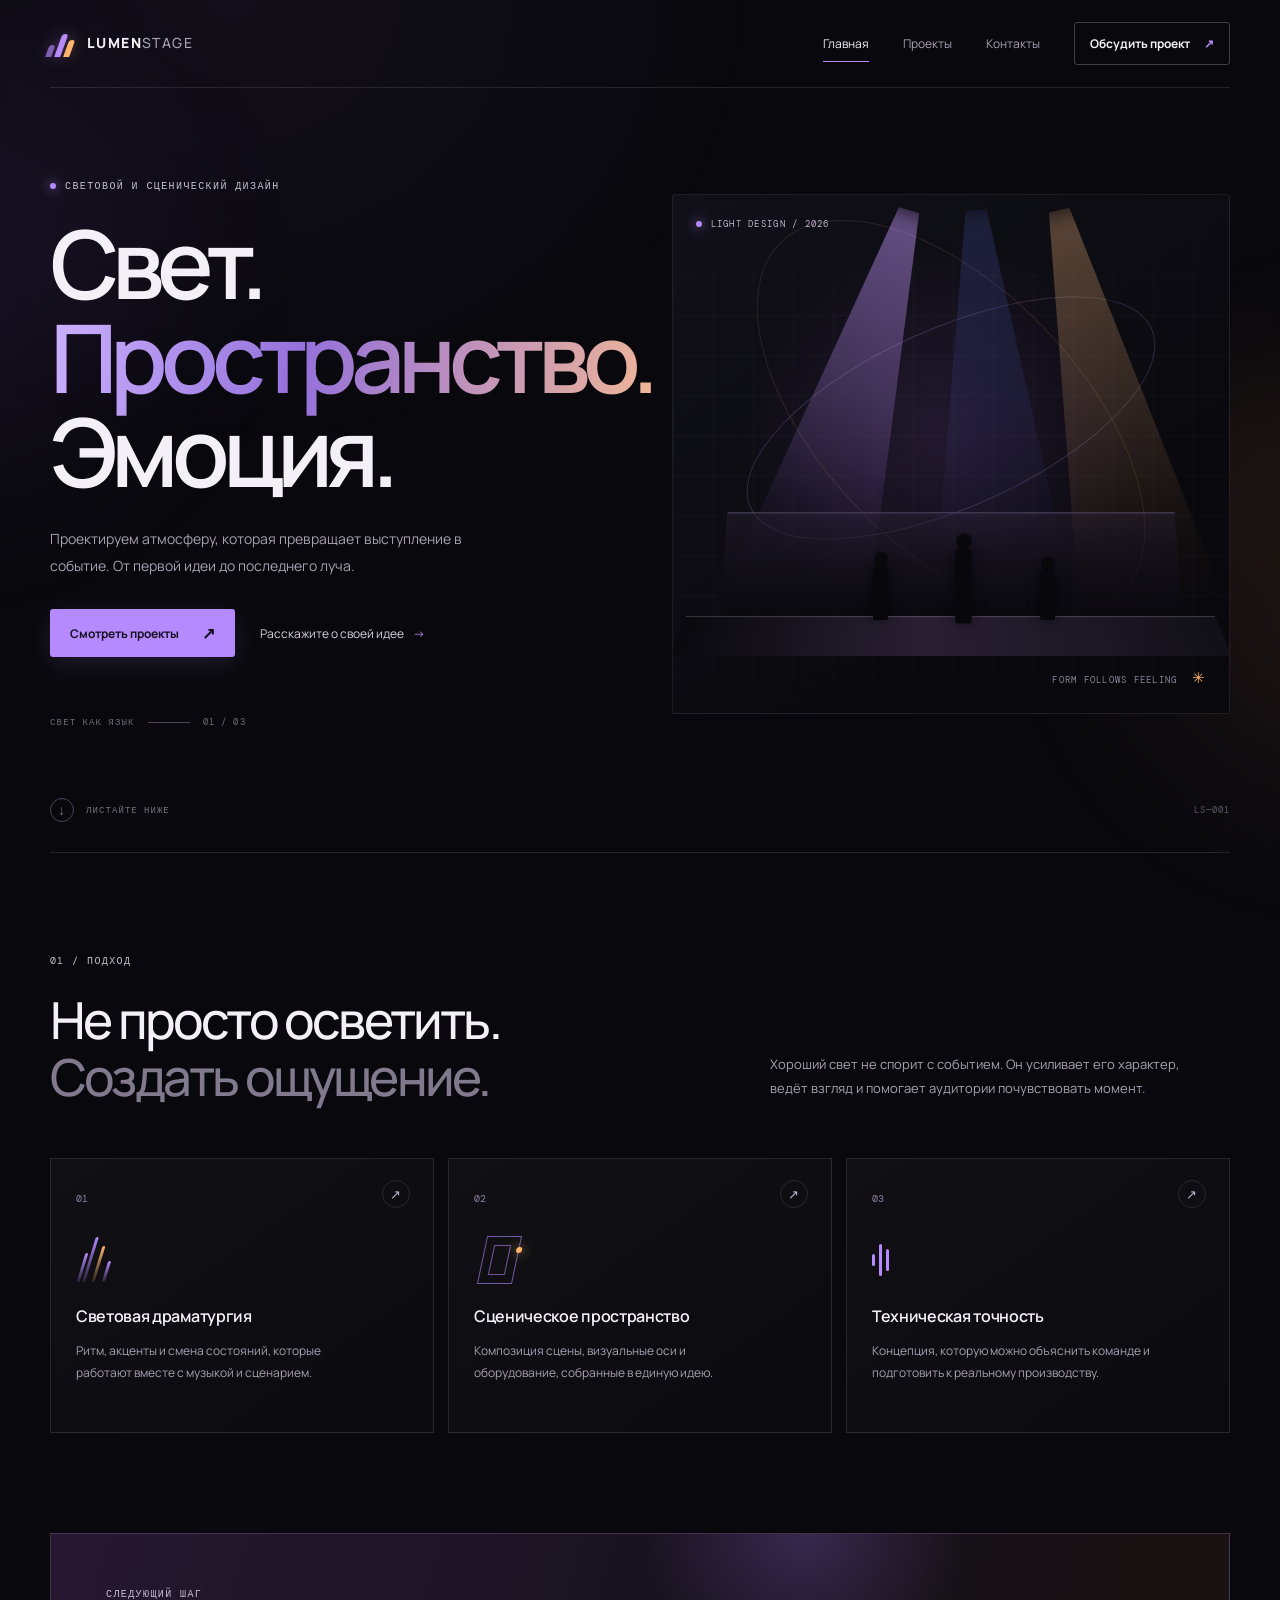
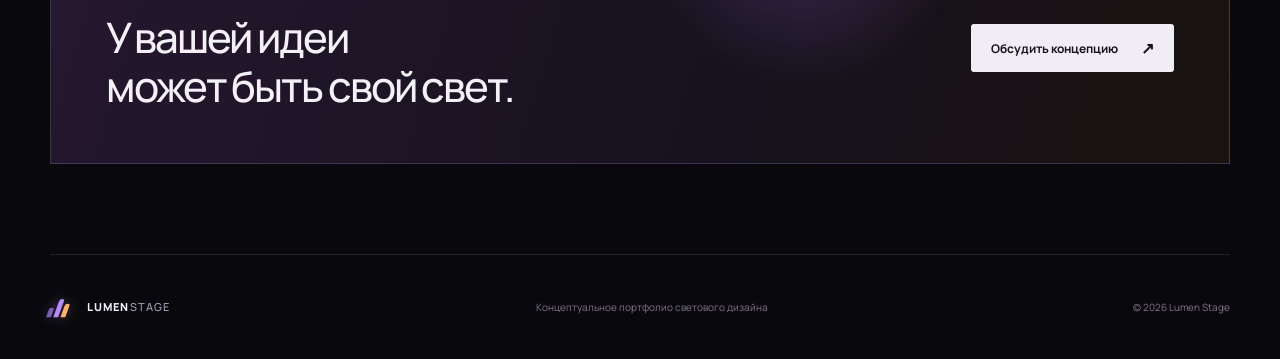
<file: index.html>
<!DOCTYPE html>
<html lang="ru">
<head>
  <meta charset="UTF-8">
  <meta name="viewport" content="width=device-width, initial-scale=1.0">
  <meta name="description" content="Lumen Stage — концептуальное портфолио светового и сценического дизайна.">
  <title>Lumen Stage — свет. Пространство. Эмоция.</title>
  <link rel="stylesheet" href="css/style.css">
  <script src="js/main.js" defer></script>
</head>
<body data-page="home">
  <div class="ambient ambient-one" aria-hidden="true"></div>
  <div class="ambient ambient-two" aria-hidden="true"></div>
  <header class="site-header" id="top">
    <a class="brand" href="index.html" aria-label="Lumen Stage, главная">
      <span class="brand-mark" aria-hidden="true"><span></span><span></span><span></span></span>
      <span>LUMEN<span class="brand-light">STAGE</span></span>
    </a>
    <button class="menu-toggle" type="button" aria-expanded="false" aria-controls="site-nav" aria-label="Открыть меню"><span></span><span></span></button>
    <nav class="site-nav" id="site-nav" aria-label="Основная навигация">
      <a class="nav-link active" aria-current="page" href="index.html">Главная</a>
      <a class="nav-link" href="projects.html">Проекты</a>
      <a class="nav-link" href="contact.html">Контакты</a>
      <a class="nav-cta" href="contact.html">Обсудить проект <span aria-hidden="true">↗</span></a>
    </nav>
  </header>

  <main>
    <section class="hero spotlight-area" aria-labelledby="hero-title">
      <div class="hero-copy reveal">
        <p class="eyebrow"><span class="status-dot"></span> СВЕТОВОЙ И СЦЕНИЧЕСКИЙ ДИЗАЙН</p>
        <h1 id="hero-title">Свет.<br><span class="text-gradient">Пространство.</span><br>Эмоция.</h1>
        <p class="hero-description">Проектируем атмосферу, которая превращает выступление в событие. От первой идеи до последнего луча.</p>
        <div class="hero-actions">
          <a class="button button-primary" href="projects.html">Смотреть проекты <span aria-hidden="true">↗</span></a>
          <a class="text-link" href="contact.html">Расскажите о своей идее <span aria-hidden="true">→</span></a>
        </div>
        <div class="hero-meta"><span>СВЕТ КАК ЯЗЫК</span><span class="meta-line"></span><span>01 / 03</span></div>
      </div>
      <div class="hero-visual reveal" aria-label="Абстрактная иллюстрация сценического света" role="img">
        <div class="visual-orbit orbit-one"></div><div class="visual-orbit orbit-two"></div>
        <div class="beam beam-violet"></div><div class="beam beam-amber"></div><div class="beam beam-blue"></div>
        <div class="visual-stage"><div class="stage-back"></div><div class="stage-deck"></div><div class="stage-person person-one"></div><div class="stage-person person-two"></div><div class="stage-person person-three"></div></div>
        <div class="visual-label label-top"><span class="label-dot"></span> LIGHT DESIGN / 2026</div>
        <div class="visual-label label-bottom">FORM FOLLOWS FEELING <span>✳</span></div>
      </div>
      <a class="scroll-cue" href="#approach"><span class="scroll-icon">↓</span> ЛИСТАЙТЕ НИЖЕ</a>
      <span class="hero-index" aria-hidden="true">LS—001</span>
    </section>

    <section class="section approach-section" id="approach">
      <div class="section-heading reveal"><p class="eyebrow">01 / ПОДХОД</p><h2>Не просто осветить.<br><span class="muted">Создать ощущение.</span></h2></div>
      <p class="section-intro reveal">Хороший свет не спорит с событием. Он усиливает его характер, ведёт взгляд и помогает аудитории почувствовать момент.</p>
      <div class="feature-grid">
        <article class="feature-card hover-card reveal"><span class="feature-number">01</span><div class="feature-icon icon-rays" aria-hidden="true"><i></i><i></i><i></i><i></i></div><h3>Световая драматургия</h3><p>Ритм, акценты и смена состояний, которые работают вместе с музыкой и сценарием.</p><a href="projects.html" class="card-arrow" aria-label="Смотреть проекты по световому дизайну">↗</a></article>
        <article class="feature-card hover-card reveal"><span class="feature-number">02</span><div class="feature-icon icon-frame" aria-hidden="true"><i></i></div><h3>Сценическое пространство</h3><p>Композиция сцены, визуальные оси и оборудование, собранные в единую идею.</p><a href="projects.html" class="card-arrow" aria-label="Смотреть сценические проекты">↗</a></article>
        <article class="feature-card hover-card reveal"><span class="feature-number">03</span><div class="feature-icon icon-pulse" aria-hidden="true"><i></i><i></i><i></i></div><h3>Техническая точность</h3><p>Концепция, которую можно объяснить команде и подготовить к реальному производству.</p><a href="contact.html" class="card-arrow" aria-label="Обсудить техническое решение">↗</a></article>
      </div>
    </section>

    <section class="wide-callout reveal">
      <div><p class="eyebrow">СЛЕДУЮЩИЙ ШАГ</p><h2>У вашей идеи<br>может быть свой свет.</h2></div>
      <a class="button button-light" href="contact.html">Обсудить концепцию <span aria-hidden="true">↗</span></a>
      <div class="callout-glow" aria-hidden="true"></div>
    </section>
  </main>

  <footer class="site-footer"><a class="brand footer-brand" href="index.html"><span class="brand-mark" aria-hidden="true"><span></span><span></span><span></span></span><span>LUMEN<span class="brand-light">STAGE</span></span></a><p>Концептуальное портфолио светового дизайна</p><span>© <span data-year></span> Lumen Stage</span></footer>
  <div class="toast" id="site-toast" role="status" aria-live="polite"></div>
</body>
</html>
</file>
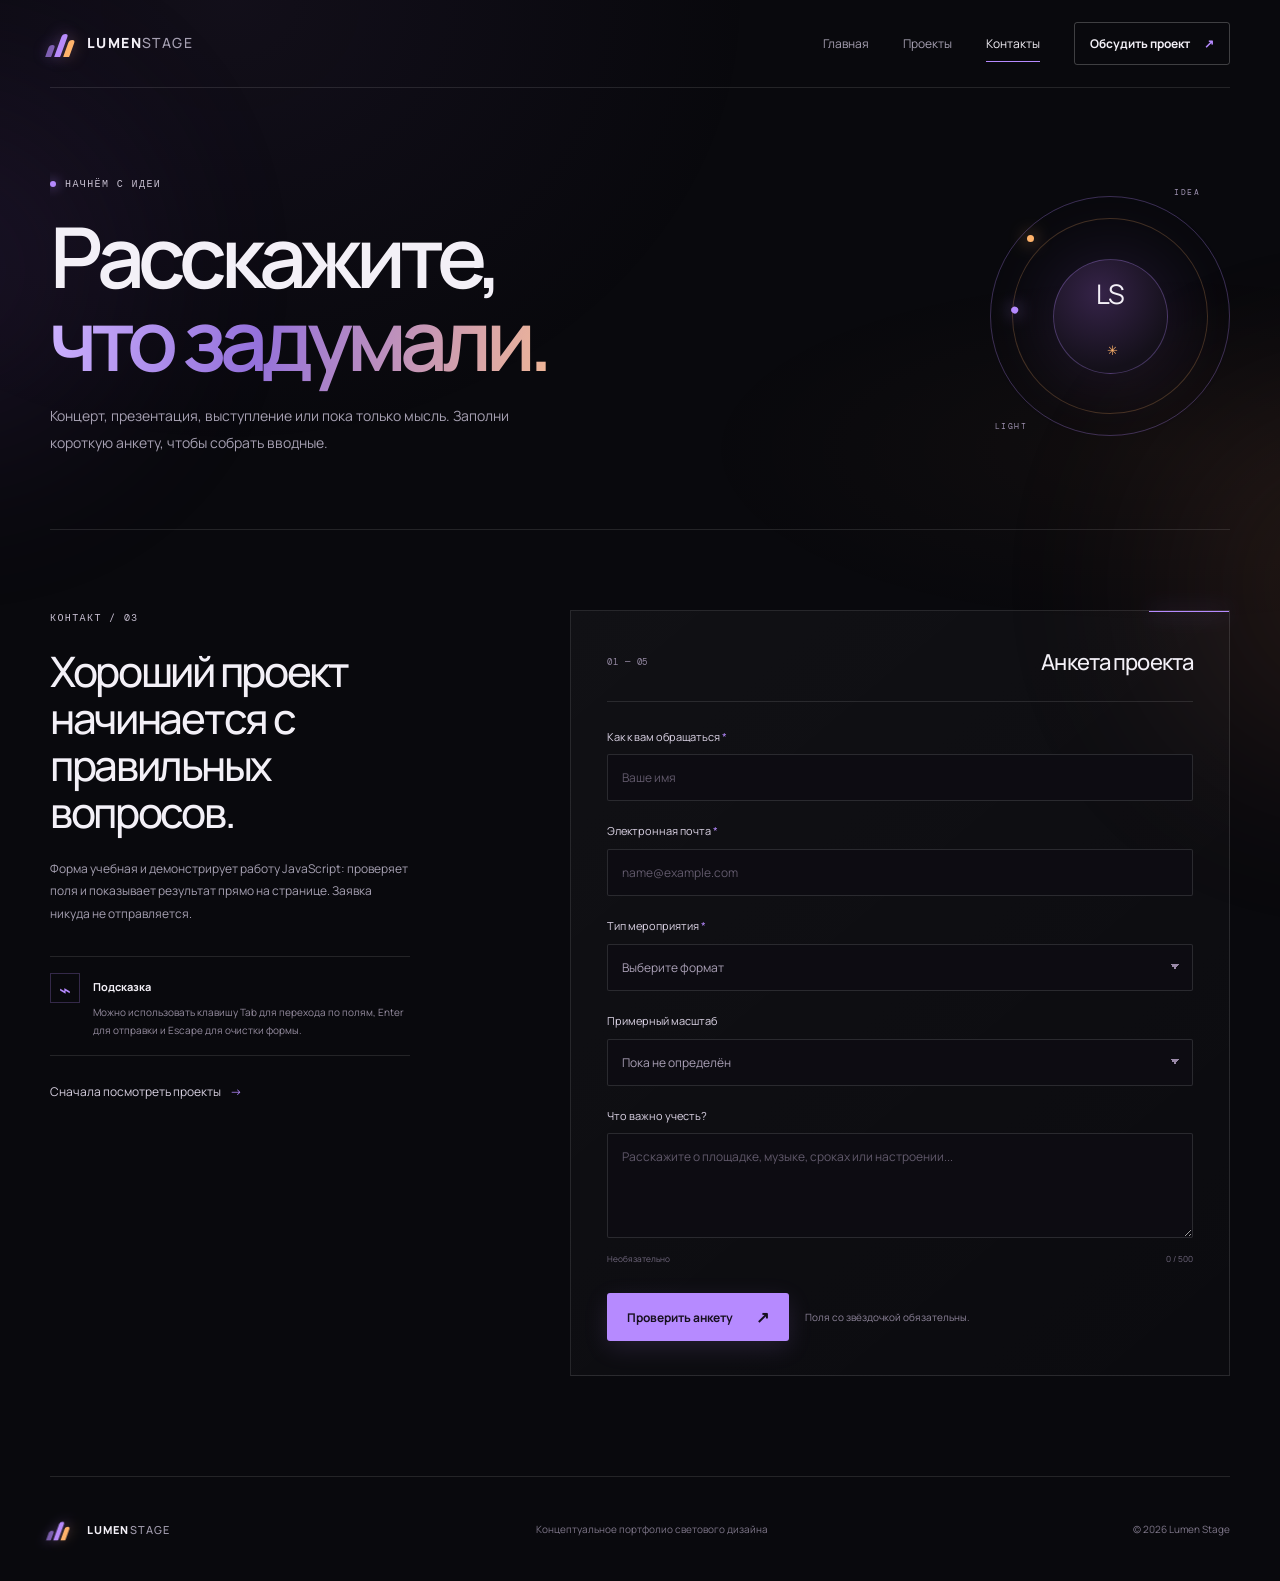
<file: contact.html>
<!DOCTYPE html>
<html lang="ru">
<head>
  <meta charset="UTF-8">
  <meta name="viewport" content="width=device-width, initial-scale=1.0">
  <meta name="description" content="Связаться с Lumen Stage и описать задачу по световому или сценическому дизайну.">
  <title>Контакты — Lumen Stage</title>
  <link rel="stylesheet" href="css/style.css">
  <script src="js/main.js" defer></script>
  <script src="js/contact.js" defer></script>
</head>
<body data-page="contact">
  <div class="ambient ambient-one" aria-hidden="true"></div><div class="ambient ambient-two" aria-hidden="true"></div>
  <header class="site-header" id="top">
    <a class="brand" href="index.html" aria-label="Lumen Stage, главная"><span class="brand-mark" aria-hidden="true"><span></span><span></span><span></span></span><span>LUMEN<span class="brand-light">STAGE</span></span></a>
    <button class="menu-toggle" type="button" aria-expanded="false" aria-controls="site-nav" aria-label="Открыть меню"><span></span><span></span></button>
    <nav class="site-nav" id="site-nav" aria-label="Основная навигация"><a class="nav-link" href="index.html">Главная</a><a class="nav-link" href="projects.html">Проекты</a><a class="nav-link active" aria-current="page" href="contact.html">Контакты</a><a class="nav-cta" href="#request-form">Обсудить проект <span aria-hidden="true">↗</span></a></nav>
  </header>

  <main>
    <section class="page-hero contact-hero spotlight-area">
      <div class="page-hero-copy reveal"><p class="eyebrow"><span class="status-dot"></span> НАЧНЁМ С ИДЕИ</p><h1>Расскажите,<br><span class="text-gradient">что задумали.</span></h1><p class="hero-description">Концерт, презентация, выступление или пока только мысль. Заполни короткую анкету, чтобы собрать вводные.</p></div>
      <div class="contact-orbit reveal" aria-hidden="true"><div class="contact-orbit-ring ring-a"></div><div class="contact-orbit-ring ring-b"></div><div class="contact-core">LS<span>✳</span></div><span class="orbit-label orbit-label-a">IDEA</span><span class="orbit-label orbit-label-b">LIGHT</span></div>
    </section>

    <section class="section contact-layout" id="request-form">
      <div class="contact-aside reveal"><p class="eyebrow">КОНТАКТ / 03</p><h2>Хороший проект начинается с правильных вопросов.</h2><p>Форма учебная и демонстрирует работу JavaScript: проверяет поля и показывает результат прямо на странице. Заявка никуда не отправляется.</p><div class="contact-note"><span class="note-icon">⌁</span><div><strong>Подсказка</strong><p>Можно использовать клавишу Tab для перехода по полям, Enter для отправки и Escape для очистки формы.</p></div></div><a class="text-link contact-back-link" href="projects.html">Сначала посмотреть проекты <span aria-hidden="true">→</span></a></div>
      <form class="contact-form reveal" id="contact-form" novalidate>
        <div class="form-heading"><span>01 — 05</span><h2>Анкета проекта</h2></div>
        <div class="form-row"><label for="name">Как к вам обращаться <span>*</span></label><input id="name" name="name" type="text" autocomplete="name" placeholder="Ваше имя" required minlength="2"><small class="field-error" id="name-error"></small></div>
        <div class="form-row"><label for="email">Электронная почта <span>*</span></label><input id="email" name="email" type="email" autocomplete="email" placeholder="name@example.com" required><small class="field-error" id="email-error"></small></div>
        <div class="form-row"><label for="event-type">Тип мероприятия <span>*</span></label><select id="event-type" name="eventType" required><option value="">Выберите формат</option><option value="Концерт / Live">Концерт / Live</option><option value="Worship / музыкальное служение">Worship / музыкальное служение</option><option value="Корпоративное мероприятие">Корпоративное мероприятие</option><option value="Презентация / форум">Презентация / форум</option><option value="Другая концепция">Другая концепция</option></select><small class="field-error" id="event-type-error"></small></div>
        <div class="form-row"><label for="scale">Примерный масштаб</label><select id="scale" name="scale"><option value="Пока не определён">Пока не определён</option><option value="До 100 гостей">До 100 гостей</option><option value="100–500 гостей">100–500 гостей</option><option value="500–2000 гостей">500–2000 гостей</option><option value="Более 2000 гостей">Более 2000 гостей</option></select></div>
        <div class="form-row"><label for="message">Что важно учесть?</label><textarea id="message" name="message" rows="4" placeholder="Расскажите о площадке, музыке, сроках или настроении..." maxlength="500"></textarea><div class="textarea-meta"><small>Необязательно</small><small><span id="message-count">0</span> / 500</small></div></div>
        <div class="form-actions"><button class="button button-primary" type="submit">Проверить анкету <span aria-hidden="true">↗</span></button><p>Поля со звёздочкой обязательны.</p></div>
        <div class="form-success" id="form-success" role="status" aria-live="polite" hidden><span class="success-mark">✓</span><div><strong>Анкета заполнена!</strong><p id="success-text">Данные проверены в демонстрационном режиме.</p></div><button type="button" id="edit-form">Изменить</button></div>
      </form>
    </section>
  </main>
  <footer class="site-footer"><a class="brand footer-brand" href="index.html"><span class="brand-mark" aria-hidden="true"><span></span><span></span><span></span></span><span>LUMEN<span class="brand-light">STAGE</span></span></a><p>Концептуальное портфолио светового дизайна</p><span>© <span data-year></span> Lumen Stage</span></footer>
  <div class="toast" id="site-toast" role="status" aria-live="polite"></div>
</body>
</html>
</file>
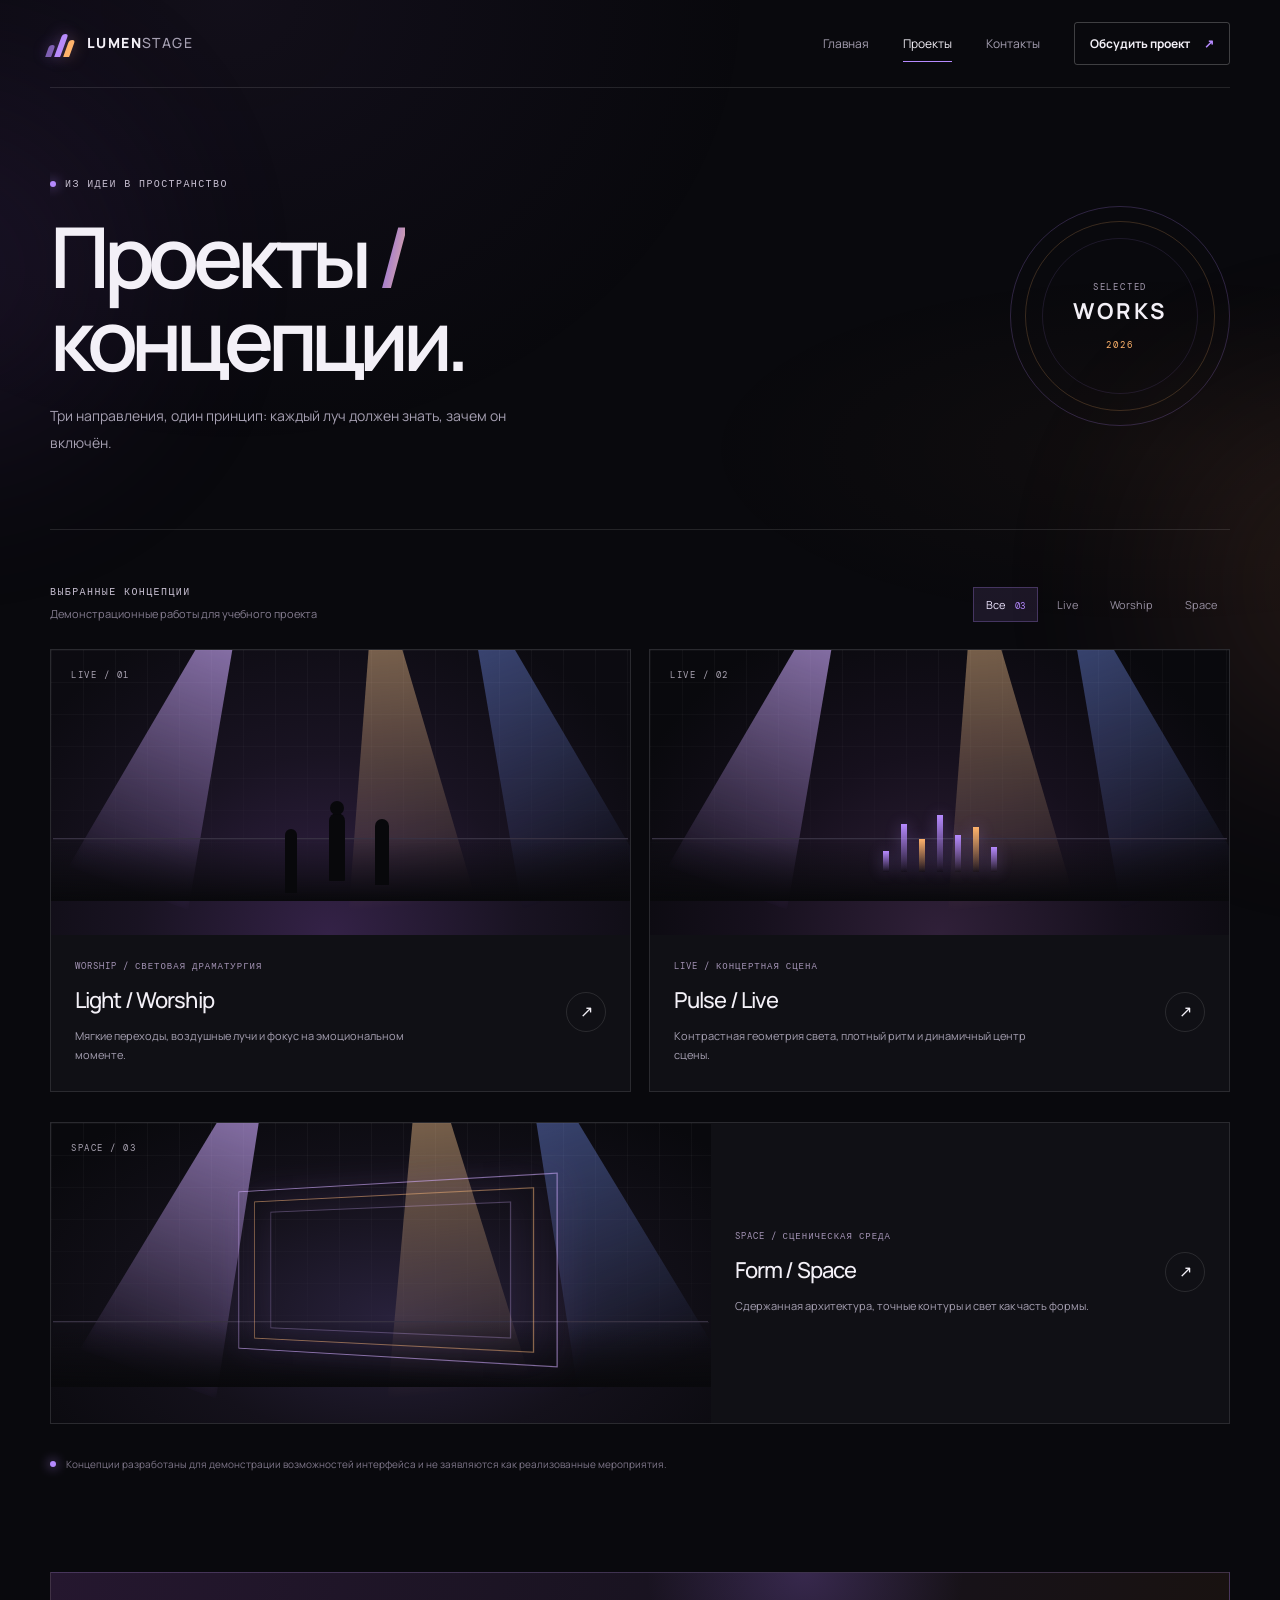
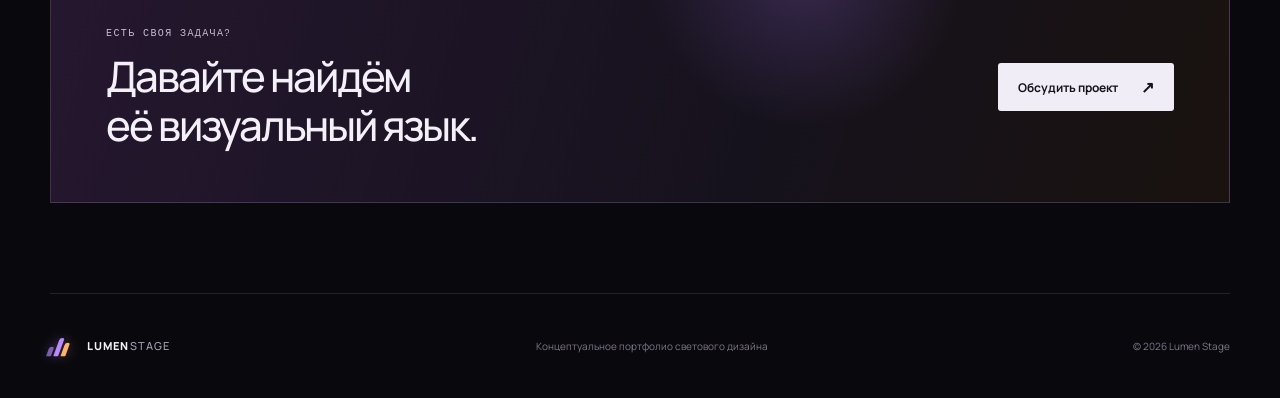
<file: projects.html>
<!DOCTYPE html>
<html lang="ru">
<head>
  <meta charset="UTF-8">
  <meta name="viewport" content="width=device-width, initial-scale=1.0">
  <meta name="description" content="Концептуальные проекты Lumen Stage: свет, концертная сцена и визуальная среда.">
  <title>Проекты — Lumen Stage</title>
  <link rel="stylesheet" href="css/style.css">
  <script src="js/main.js" defer></script>
  <script src="js/projects.js" defer></script>
</head>
<body data-page="projects">
  <div class="ambient ambient-one" aria-hidden="true"></div><div class="ambient ambient-two" aria-hidden="true"></div>
  <header class="site-header" id="top">
    <a class="brand" href="index.html" aria-label="Lumen Stage, главная"><span class="brand-mark" aria-hidden="true"><span></span><span></span><span></span></span><span>LUMEN<span class="brand-light">STAGE</span></span></a>
    <button class="menu-toggle" type="button" aria-expanded="false" aria-controls="site-nav" aria-label="Открыть меню"><span></span><span></span></button>
    <nav class="site-nav" id="site-nav" aria-label="Основная навигация"><a class="nav-link" href="index.html">Главная</a><a class="nav-link active" aria-current="page" href="projects.html">Проекты</a><a class="nav-link" href="contact.html">Контакты</a><a class="nav-cta" href="contact.html">Обсудить проект <span aria-hidden="true">↗</span></a></nav>
  </header>

  <main>
    <section class="page-hero spotlight-area">
      <div class="page-hero-copy reveal"><p class="eyebrow"><span class="status-dot"></span> ИЗ ИДЕИ В ПРОСТРАНСТВО</p><h1>Проекты<span class="text-gradient"> /</span><br>концепции.</h1><p class="hero-description">Три направления, один принцип: каждый луч должен знать, зачем он включён.</p></div>
      <div class="page-hero-mark reveal" aria-hidden="true"><span>SELECTED</span><strong>WORKS</strong><i>2026</i></div>
    </section>

    <section class="section projects-section">
      <div class="project-toolbar reveal"><div><p class="eyebrow">ВЫБРАННЫЕ КОНЦЕПЦИИ</p><p class="toolbar-note">Демонстрационные работы для учебного проекта</p></div><div class="filter-list" role="group" aria-label="Фильтр проектов"><button class="filter-button active" type="button" data-filter="all" aria-pressed="true">Все <span>03</span></button><button class="filter-button" type="button" data-filter="live" aria-pressed="false">Live</button><button class="filter-button" type="button" data-filter="worship" aria-pressed="false">Worship</button><button class="filter-button" type="button" data-filter="space" aria-pressed="false">Space</button></div></div>
      <div class="project-grid" id="project-grid">
        <article class="project-card project-art-worship reveal" data-category="worship" data-project="0" tabindex="0" role="button" aria-label="Открыть проект Light / Worship">
          <div class="project-art art-worship" aria-hidden="true"><div class="art-beam beam-a"></div><div class="art-beam beam-b"></div><div class="art-beam beam-c"></div><div class="art-horizon"></div><div class="art-silhouette"></div><span class="art-stamp">LIVE / 01</span></div>
          <div class="project-info"><div><p class="project-kind">WORSHIP / СВЕТОВАЯ ДРАМАТУРГИЯ</p><h2>Light / Worship</h2><p>Мягкие переходы, воздушные лучи и фокус на эмоциональном моменте.</p></div><button type="button" class="round-arrow project-open" aria-label="Подробнее о Light / Worship">↗</button></div>
        </article>
        <article class="project-card project-art-live reveal" data-category="live" data-project="1" tabindex="0" role="button" aria-label="Открыть проект Pulse / Live">
          <div class="project-art art-live" aria-hidden="true"><div class="art-beam beam-a"></div><div class="art-beam beam-b"></div><div class="art-beam beam-c"></div><div class="art-horizon"></div><div class="art-equalizer"><i></i><i></i><i></i><i></i><i></i><i></i><i></i></div><span class="art-stamp">LIVE / 02</span></div>
          <div class="project-info"><div><p class="project-kind">LIVE / КОНЦЕРТНАЯ СЦЕНА</p><h2>Pulse / Live</h2><p>Контрастная геометрия света, плотный ритм и динамичный центр сцены.</p></div><button type="button" class="round-arrow project-open" aria-label="Подробнее о Pulse / Live">↗</button></div>
        </article>
        <article class="project-card project-art-space reveal" data-category="space" data-project="2" tabindex="0" role="button" aria-label="Открыть проект Form / Space">
          <div class="project-art art-space" aria-hidden="true"><div class="art-beam beam-a"></div><div class="art-beam beam-b"></div><div class="art-beam beam-c"></div><div class="art-horizon"></div><div class="art-frame"><i></i><i></i><i></i></div><span class="art-stamp">SPACE / 03</span></div>
          <div class="project-info"><div><p class="project-kind">SPACE / СЦЕНИЧЕСКАЯ СРЕДА</p><h2>Form / Space</h2><p>Сдержанная архитектура, точные контуры и свет как часть формы.</p></div><button type="button" class="round-arrow project-open" aria-label="Подробнее о Form / Space">↗</button></div>
        </article>
      </div>
      <p class="empty-state" id="empty-state" hidden>В этой категории пока нет проектов.</p>
      <div class="projects-footnote reveal"><span class="status-dot"></span> Концепции разработаны для демонстрации возможностей интерфейса и не заявляются как реализованные мероприятия.</div>
    </section>
    <section class="wide-callout reveal"><div><p class="eyebrow">ЕСТЬ СВОЯ ЗАДАЧА?</p><h2>Давайте найдём<br>её визуальный язык.</h2></div><a class="button button-light" href="contact.html">Обсудить проект <span aria-hidden="true">↗</span></a><div class="callout-glow" aria-hidden="true"></div></section>
  </main>

  <footer class="site-footer"><a class="brand footer-brand" href="index.html"><span class="brand-mark" aria-hidden="true"><span></span><span></span><span></span></span><span>LUMEN<span class="brand-light">STAGE</span></span></a><p>Концептуальное портфолио светового дизайна</p><span>© <span data-year></span> Lumen Stage</span></footer>
  <div class="toast" id="site-toast" role="status" aria-live="polite"></div>

  <div class="modal-backdrop" id="project-modal" hidden>
    <section class="project-modal" role="dialog" aria-modal="true" aria-labelledby="modal-title" aria-describedby="modal-description">
      <button class="modal-close" type="button" aria-label="Закрыть окно">×</button>
      <p class="eyebrow" id="modal-kind">КОНЦЕПЦИЯ</p><h2 id="modal-title">Название проекта</h2><p id="modal-description"></p>
      <div class="modal-details"><div><span>НАСТРОЕНИЕ</span><strong id="modal-mood"></strong></div><div><span>СВЕТОВОЙ ПРИЁМ</span><strong id="modal-technique"></strong></div></div>
      <div class="modal-controls"><button class="button button-outline" id="modal-prev" type="button">← Предыдущий</button><span id="modal-counter">01 / 03</span><button class="button button-outline" id="modal-next" type="button">Следующий →</button></div>
      <p class="keyboard-hint">Клавиши ← → для переключения · Esc для закрытия</p>
    </section>
  </div>
</body>
</html>
</file>
<file: css/style.css>
@import url('https://fonts.googleapis.com/css2?family=DM+Mono:wght@400;500&family=Manrope:wght@400;500;600;700;800&display=swap');

:root{--bg:#09090d;--surface:#111116;--surface-2:#17171e;--line:rgba(255,255,255,.11);--text:#f3f0f7;--muted:#a6a0b2;--purple:#b68aff;--purple-2:#8257c8;--amber:#ffb36b;--mono:"DM Mono",monospace;--sans:"Manrope",-apple-system,BlinkMacSystemFont,"Segoe UI",sans-serif;--max:1180px;--ease:cubic-bezier(.2,.75,.2,1)}
*{box-sizing:border-box}html{scroll-behavior:smooth;scroll-padding-top:100px}body{margin:0;background:var(--bg);color:var(--text);font-family:var(--sans);line-height:1.6;overflow-x:hidden;min-width:320px}body::before{content:"";position:fixed;inset:0;pointer-events:none;z-index:-3;background:radial-gradient(ellipse at 18% 0%,rgba(100,66,145,.1),transparent 35%),radial-gradient(ellipse at 90% 50%,rgba(255,165,85,.035),transparent 28%)}a{color:inherit;text-decoration:none}button,input,select,textarea{font:inherit}button,a{-webkit-tap-highlight-color:transparent}button{color:inherit}button:focus-visible,a:focus-visible,input:focus-visible,select:focus-visible,textarea:focus-visible,[tabindex]:focus-visible{outline:2px solid var(--purple);outline-offset:4px}::selection{background:var(--purple);color:#100d14}.ambient{position:fixed;width:360px;height:360px;border-radius:50%;filter:blur(100px);opacity:.12;pointer-events:none;z-index:-2;transition:transform .3s ease}.ambient-one{top:10%;left:-230px;background:#814ac2}.ambient-two{right:-250px;top:45%;background:#d17b52}.light-mode .ambient{opacity:.27}.light-mode{--purple:#d2b4ff;--amber:#ffd0a0}
.site-header{width:min(var(--max),calc(100% - 64px));margin:0 auto;min-height:88px;display:flex;align-items:center;justify-content:space-between;border-bottom:1px solid var(--line);position:relative;z-index:20;transition:min-height .25s,border-color .25s}.site-header.scrolled{min-height:72px;border-color:rgba(255,255,255,.18)}.brand{display:inline-flex;align-items:center;gap:11px;font-size:14px;font-weight:800;letter-spacing:.1em}.brand-light{color:var(--muted);font-weight:500}.brand-mark{height:27px;width:26px;display:flex;align-items:flex-end;gap:3px;transform:skew(-20deg)}.brand-mark span{display:block;width:6px;border-radius:5px 5px 1px 1px;background:var(--purple);box-shadow:0 0 15px rgba(182,138,255,.45)}.brand-mark span:nth-child(1){height:12px;opacity:.65}.brand-mark span:nth-child(2){height:23px}.brand-mark span:nth-child(3){height:17px;background:var(--amber);box-shadow:0 0 15px rgba(255,179,107,.35)}.site-nav{display:flex;align-items:center;gap:34px}.nav-link{font-size:12px;color:var(--muted);transition:color .2s;position:relative}.nav-link::after{content:"";position:absolute;left:0;right:100%;bottom:-9px;height:1px;background:var(--purple);transition:right .25s var(--ease)}.nav-link:hover,.nav-link.active{color:var(--text)}.nav-link:hover::after,.nav-link.active::after{right:0}.nav-cta{font-size:12px;font-weight:700;border:1px solid rgba(255,255,255,.22);padding:11px 15px;border-radius:3px;transition:background .2s,border-color .2s}.nav-cta span{margin-left:12px;color:var(--purple)}.nav-cta:hover{background:rgba(182,138,255,.12);border-color:var(--purple)}.menu-toggle{display:none;background:transparent;border:0;padding:9px;cursor:pointer}.menu-toggle span{display:block;width:23px;height:1px;background:white;margin:6px}
.hero{width:min(var(--max),calc(100% - 64px));margin:0 auto;min-height:660px;position:relative;display:grid;grid-template-columns:.95fr 1.05fr;align-items:center;padding:66px 0 98px;gap:20px}.hero-copy{position:relative;z-index:2;padding:24px 0}.eyebrow{display:flex;align-items:center;gap:9px;font-family:var(--mono);font-size:10px;letter-spacing:.14em;color:#c5bdcf;margin:0 0 22px}.status-dot,.label-dot{width:6px;height:6px;display:inline-block;border-radius:50%;background:var(--purple);box-shadow:0 0 12px var(--purple);flex:none}.hero h1,.page-hero h1{font-size:clamp(56px,7.4vw,98px);line-height:.99;letter-spacing:-.075em;margin:0;font-weight:600}.text-gradient{background:linear-gradient(100deg,#cdb2ff 0%,#9471db 42%,#ffc28b 110%);-webkit-background-clip:text;background-clip:text;color:transparent}.hero-description{font-size:14px;line-height:1.9;color:var(--muted);max-width:425px;margin:29px 0 30px}.hero-actions{display:flex;align-items:center;gap:25px;flex-wrap:wrap}.button{display:inline-flex;align-items:center;justify-content:center;gap:23px;min-height:48px;padding:0 19px;border:1px solid transparent;border-radius:3px;font-size:12px;font-weight:700;cursor:pointer;transition:transform .22s var(--ease),background .22s,border-color .22s,box-shadow .22s}.button:hover{transform:translateY(-3px)}.button span{font-size:16px}.button-primary{background:var(--purple);color:#17101f;box-shadow:0 7px 24px rgba(182,138,255,.13)}.button-primary:hover{background:#d1b7ff;box-shadow:0 10px 35px rgba(182,138,255,.24)}.button-light{background:#f1edf6;color:#18121f}.button-light:hover{background:#fff}.button-outline{border-color:var(--line);background:transparent;color:var(--text);min-height:40px;padding:0 13px}.button-outline:hover{border-color:var(--purple);background:rgba(182,138,255,.08)}.text-link{font-size:12px;color:#d7d0e0;display:inline-flex;align-items:center;gap:9px;transition:color .2s}.text-link span{color:var(--purple);transition:transform .2s}.text-link:hover{color:white}.text-link:hover span{transform:translateX(4px)}.hero-meta{display:flex;align-items:center;gap:13px;margin-top:58px;font-family:var(--mono);font-size:9px;letter-spacing:.13em;color:#716a7b}.meta-line{width:42px;height:1px;background:#51445e}.hero-visual{position:relative;height:492px;isolation:isolate;overflow:hidden;background:radial-gradient(ellipse at 48% 46%,rgba(102,65,138,.24),transparent 48%),linear-gradient(145deg,#111019 0%,#09090d 72%);border:1px solid rgba(255,255,255,.08);border-radius:3px;transform:perspective(1200px) rotateY(-2deg)}.hero-visual::before{content:"";position:absolute;inset:0;background-image:linear-gradient(rgba(255,255,255,.025) 1px,transparent 1px),linear-gradient(90deg,rgba(255,255,255,.025) 1px,transparent 1px);background-size:40px 40px;mask-image:linear-gradient(transparent,#000 20%,#000 90%,transparent)}.visual-orbit{position:absolute;left:50%;top:43%;border:1px solid rgba(199,163,255,.19);border-radius:50%;transform:translate(-50%,-50%) rotate(-24deg)}.orbit-one{width:440px;height:180px}.orbit-two{width:490px;height:260px;transform:translate(-50%,-50%) rotate(46deg);border-color:rgba(255,185,123,.12)}.beam{position:absolute;top:3%;height:82%;width:27%;filter:blur(12px);opacity:.54;transform-origin:top center;clip-path:polygon(43% 0,57% 0,100% 100%,0 100%)}.beam-violet{left:29%;transform:rotate(16deg);background:linear-gradient(180deg,rgba(197,154,255,.9),rgba(134,88,205,.14) 75%,transparent)}.beam-amber{left:56%;transform:rotate(-13deg);background:linear-gradient(180deg,rgba(255,191,132,.8),rgba(255,153,91,.1) 80%,transparent);opacity:.4}.beam-blue{left:41%;transform:rotate(-4deg);background:linear-gradient(180deg,rgba(108,122,255,.6),rgba(108,122,255,.05) 80%,transparent);opacity:.3}.stage-back{position:absolute;left:9%;right:9%;bottom:15%;height:24%;background:linear-gradient(180deg,rgba(42,34,57,.4),rgba(6,6,9,.95));border-top:1px solid rgba(207,184,255,.35);transform:perspective(220px) rotateX(4deg)}.stage-deck{position:absolute;left:1%;right:1%;bottom:11%;height:8%;background:linear-gradient(90deg,#09090d,#292033 45%,#111018);border-top:1px solid rgba(255,255,255,.17);transform:perspective(160px) rotateX(14deg)}.stage-person{position:absolute;bottom:18%;width:15px;height:62px;background:#08080c;border-radius:7px 7px 2px 2px;box-shadow:0 0 12px rgba(0,0,0,.5)}.stage-person::before{content:"";position:absolute;width:14px;height:14px;border-radius:50%;background:#08080c;top:-12px;left:1px}.person-one{left:36%;height:56px}.person-two{left:51%;height:70px;transform:scale(1.1)}.person-three{left:66%;height:52px}.visual-label{position:absolute;font-family:var(--mono);font-size:9px;letter-spacing:.14em;color:#bdb1cb}.label-top{left:23px;top:22px;display:flex;align-items:center;gap:9px}.label-bottom{bottom:23px;right:23px;color:#8d8298}.label-bottom span{color:var(--amber);margin-left:8px;font-size:15px}.scroll-cue{position:absolute;bottom:30px;left:0;font-family:var(--mono);font-size:9px;letter-spacing:.12em;color:#787182;display:flex;align-items:center;gap:12px}.scroll-icon{width:24px;height:24px;border:1px solid #4b4256;display:grid;place-items:center;border-radius:50%;font-size:14px;transition:transform .2s,color .2s}.scroll-cue:hover .scroll-icon{transform:translateY(4px);color:white}.hero-index{position:absolute;right:0;bottom:34px;font-family:var(--mono);font-size:9px;color:#5e5667;letter-spacing:.12em}
.section{width:min(var(--max),calc(100% - 64px));margin:0 auto;padding:100px 0}.approach-section{border-top:1px solid var(--line);display:grid;grid-template-columns:1fr .72fr;column-gap:80px}.section-heading h2,.contact-aside h2{font-size:clamp(32px,4vw,51px);line-height:1.12;font-weight:500;letter-spacing:-.055em;margin:0}.muted{color:#81798d}.section-intro{align-self:end;margin:0 0 4px;color:var(--muted);font-size:13px;line-height:1.9;max-width:410px}.feature-grid{grid-column:1/-1;display:grid;grid-template-columns:repeat(3,1fr);gap:14px;margin-top:53px}.feature-card{min-height:275px;border:1px solid var(--line);background:linear-gradient(145deg,rgba(255,255,255,.035),rgba(255,255,255,.012));padding:25px 25px 27px;position:relative;overflow:hidden;transition:transform .28s var(--ease),border-color .28s,background .28s}.feature-card::after{content:"";position:absolute;inset:auto -25% -90% -25%;height:150px;background:radial-gradient(ellipse,rgba(154,109,222,.12),transparent 70%);opacity:0;transition:opacity .3s}.feature-card:hover{transform:translateY(-6px);border-color:rgba(182,138,255,.4);background:linear-gradient(145deg,rgba(182,138,255,.06),rgba(255,255,255,.01))}.feature-card:hover::after{opacity:1}.feature-number{font-family:var(--mono);font-size:10px;color:#8d819e}.feature-icon{width:52px;height:48px;margin:26px 0 20px;position:relative;color:var(--purple)}.icon-rays{display:flex;align-items:flex-end;gap:5px;padding:0 5px 2px}.icon-rays i{height:29px;width:3px;background:linear-gradient(var(--purple),rgba(182,138,255,.15));transform:skew(-17deg);border-radius:4px}.icon-rays i:nth-child(2){height:45px}.icon-rays i:nth-child(3){height:36px;background:linear-gradient(var(--amber),rgba(255,179,107,.1))}.icon-rays i:nth-child(4){height:21px}.icon-frame{border:1px solid rgba(182,138,255,.6);transform:skew(-12deg);width:35px;margin-left:8px}.icon-frame::before,.icon-frame::after{content:"";position:absolute;left:8px;right:8px;top:8px;bottom:8px;border:1px solid rgba(182,138,255,.35)}.icon-frame i{position:absolute;width:6px;height:6px;border-radius:50%;background:var(--amber);right:-4px;top:10px;box-shadow:0 0 12px var(--amber)}.icon-pulse{display:flex;align-items:center;gap:4px}.icon-pulse i{width:3px;background:var(--purple);border-radius:5px;height:12px;animation:pulse-bars 1.3s ease-in-out infinite alternate}.icon-pulse i:nth-child(2){height:32px;animation-delay:.25s}.icon-pulse i:nth-child(3){height:22px;animation-delay:.5s}@keyframes pulse-bars{to{transform:scaleY(.45);opacity:.5}}.feature-card h3{font-size:16px;margin:0 0 11px;font-weight:600;letter-spacing:-.02em}.feature-card p{font-size:12px;color:var(--muted);line-height:1.85;margin:0;max-width:280px}.card-arrow{position:absolute;right:23px;top:21px;width:28px;height:28px;border:1px solid var(--line);border-radius:50%;display:grid;place-items:center;font-size:13px;color:#bdb3cd;transition:background .2s,color .2s,transform .2s}.feature-card:hover .card-arrow{background:var(--purple);color:#100d14;transform:rotate(45deg)}.wide-callout{width:min(var(--max),calc(100% - 64px));margin:0 auto 90px;padding:52px 55px;min-height:225px;position:relative;overflow:hidden;background:linear-gradient(107deg,#25172f,#16121d 60%,#19120f);border:1px solid rgba(198,165,255,.22);display:flex;align-items:center;justify-content:space-between;gap:30px}.wide-callout .eyebrow{margin-bottom:11px}.wide-callout h2{position:relative;z-index:1;font-size:clamp(27px,3.5vw,42px);line-height:1.16;letter-spacing:-.05em;font-weight:500;margin:0}.wide-callout .button{position:relative;z-index:2;flex:none}.callout-glow{position:absolute;width:330px;height:330px;right:22%;top:-170px;background:radial-gradient(circle,rgba(177,122,255,.22),transparent 68%);pointer-events:none}.site-footer{width:min(var(--max),calc(100% - 64px));margin:0 auto;min-height:105px;border-top:1px solid var(--line);display:flex;align-items:center;justify-content:space-between;gap:20px;color:#7f778a;font-size:10px}.site-footer p{margin:0}.footer-brand{color:var(--text);font-size:11px}.footer-brand .brand-mark{transform:scale(.8) skew(-20deg);transform-origin:left center}.toast{position:fixed;z-index:80;bottom:25px;left:50%;transform:translate(-50%,20px);background:#eee6f8;color:#21162c;border:1px solid rgba(182,138,255,.5);box-shadow:0 10px 40px rgba(0,0,0,.4);padding:12px 18px;border-radius:3px;font-size:12px;opacity:0;pointer-events:none;transition:opacity .25s,transform .25s;max-width:calc(100% - 32px)}.toast.show{opacity:1;transform:translate(-50%,0)}.reveal{opacity:0;transform:translateY(20px);transition:opacity .7s var(--ease),transform .7s var(--ease)}.reveal.is-visible{opacity:1;transform:translateY(0)}.spotlight-area{--spot-x:50%;--spot-y:50%}.spotlight-area::after{content:"";position:absolute;inset:0;pointer-events:none;background:radial-gradient(300px circle at var(--spot-x) var(--spot-y),rgba(178,132,255,.075),transparent 70%);opacity:0;transition:opacity .25s}.spotlight-area.pointer-active::after{opacity:1}
/* Inner pages */
.page-hero{width:min(var(--max),calc(100% - 64px));margin:0 auto;position:relative;min-height:355px;padding:88px 0 72px;display:flex;align-items:center;justify-content:space-between;gap:50px;border-bottom:1px solid var(--line);overflow:hidden}.page-hero-copy{position:relative;z-index:2;max-width:700px}.page-hero h1{font-size:clamp(54px,7vw,84px)}.page-hero .hero-description{margin:23px 0 0;max-width:480px}.page-hero-mark{width:220px;height:220px;border:1px solid rgba(182,138,255,.22);border-radius:50%;display:flex;flex-direction:column;justify-content:center;align-items:center;transform:rotate(8deg);position:relative;flex:none}.page-hero-mark::before,.page-hero-mark::after{content:"";position:absolute;border:1px solid rgba(255,179,107,.2);border-radius:50%;inset:14px}.page-hero-mark::after{inset:31px;border-color:rgba(182,138,255,.12)}.page-hero-mark span,.page-hero-mark i{font-family:var(--mono);letter-spacing:.2em;color:#a49aaf;font-size:9px;font-style:normal}.page-hero-mark strong{font-size:22px;letter-spacing:.13em;position:relative;z-index:1}.page-hero-mark i{margin-top:9px;color:var(--amber)}.projects-section{padding-top:54px}.project-toolbar{display:flex;align-items:flex-end;justify-content:space-between;gap:25px;margin-bottom:27px}.project-toolbar .eyebrow{margin-bottom:5px}.toolbar-note{font-size:11px;color:#857d90;margin:0}.filter-list{display:flex;align-items:center;gap:6px;flex-wrap:wrap}.filter-button{border:1px solid transparent;background:transparent;color:#9890a2;font-size:11px;padding:8px 12px;cursor:pointer;transition:all .2s}.filter-button span{font-family:var(--mono);font-size:9px;margin-left:8px;color:#756a83}.filter-button:hover,.filter-button.active{background:rgba(182,138,255,.11);border-color:rgba(182,138,255,.27);color:#eee5ff}.filter-button.active span{color:var(--purple)}.project-grid{display:grid;grid-template-columns:repeat(2,minmax(0,1fr));gap:30px 18px;align-items:start}.project-card{border:1px solid var(--line);background:#101015;min-width:0;cursor:pointer;transition:transform .3s var(--ease),border-color .3s,box-shadow .3s;position:relative}.project-card:hover,.project-card:focus-visible{transform:translateY(-5px);border-color:rgba(182,138,255,.38);box-shadow:0 18px 60px rgba(0,0,0,.22)}.project-card:nth-child(3){grid-column:1/-1;display:grid;grid-template-columns:1.12fr .88fr}.project-art{height:285px;position:relative;overflow:hidden;isolation:isolate;background:#15111e}.project-card:nth-child(3) .project-art{height:300px}.project-art::before{content:"";position:absolute;inset:0;background-image:linear-gradient(rgba(255,255,255,.035) 1px,transparent 1px),linear-gradient(90deg,rgba(255,255,255,.035) 1px,transparent 1px);background-size:32px 32px;mask-image:linear-gradient(#000,transparent 95%)}.art-worship{background:radial-gradient(ellipse at 48% 100%,#342247 0%,#191322 45%,#0c0b11 85%)}.art-live{background:radial-gradient(ellipse at 50% 100%,#302039 0%,#16101d 45%,#09090d 84%)}.art-space{background:radial-gradient(ellipse at 52% 65%,#28213b 0%,#14111b 45%,#09090d 90%)}.art-beam{position:absolute;top:-15%;height:105%;width:22%;clip-path:polygon(43% 0,57% 0,100% 100%,0 100%);filter:blur(5px);opacity:.7;transform-origin:50% 0;transition:opacity .3s,transform .5s var(--ease)}.project-card:hover .art-beam{opacity:.95}.beam-a{left:20%;background:linear-gradient(#cfacff,rgba(170,111,255,.05));transform:rotate(20deg)}.beam-b{left:46%;background:linear-gradient(#ffcb94,rgba(255,169,98,.02));transform:rotate(-6deg);opacity:.5}.beam-c{right:15%;background:linear-gradient(#7d9aff,rgba(95,115,255,.01));transform:rotate(-20deg);opacity:.45}.project-card:hover .beam-a{transform:rotate(26deg) scaleX(1.1)}.project-card:hover .beam-c{transform:rotate(-25deg) scaleX(1.1)}.art-horizon{position:absolute;bottom:12%;left:0;right:0;height:22%;background:linear-gradient(180deg,rgba(26,22,35,.1),#08080b);border-top:1px solid rgba(218,189,255,.22);transform:perspective(300px) rotateX(4deg)}.art-silhouette{position:absolute;bottom:19%;left:48%;width:16px;height:68px;background:#08080b;border-radius:8px 8px 1px 1px;box-shadow:-46px 14px 0 -2px #08080b,45px 5px 0 -1px #08080b}.art-silhouette::before{content:"";position:absolute;top:-12px;left:1px;width:14px;height:14px;border-radius:50%;background:#08080b}.art-stamp{position:absolute;left:20px;top:18px;font-family:var(--mono);font-size:9px;letter-spacing:.17em;color:rgba(245,236,255,.68)}.art-equalizer{position:absolute;inset:auto 16% 22%;height:60px;display:flex;gap:12px;align-items:flex-end;justify-content:center}.art-equalizer i{display:block;width:6px;height:35%;background:linear-gradient(var(--purple),transparent);box-shadow:0 0 15px rgba(182,138,255,.3)}.art-equalizer i:nth-child(2){height:80%}.art-equalizer i:nth-child(3){height:56%;background:linear-gradient(var(--amber),transparent)}.art-equalizer i:nth-child(4){height:95%}.art-equalizer i:nth-child(5){height:63%}.art-equalizer i:nth-child(6){height:75%;background:linear-gradient(var(--amber),transparent)}.art-equalizer i:nth-child(7){height:42%}.art-frame{position:absolute;inset:20% 25% 22%;transform:perspective(450px) rotateY(-17deg)}.art-frame i{position:absolute;inset:0;border:1px solid rgba(211,174,255,.6);box-shadow:0 0 30px rgba(157,107,211,.09)}.art-frame i:nth-child(2){inset:12px 20px;border-color:rgba(255,186,124,.5)}.art-frame i:nth-child(3){inset:24px 40px;border-color:rgba(211,174,255,.3)}.project-info{display:flex;align-items:center;justify-content:space-between;gap:20px;padding:24px 24px 26px}.project-kind{font-family:var(--mono);font-size:9px;letter-spacing:.11em;color:#a393b4;margin:0 0 10px}.project-info h2{font-size:22px;font-weight:500;letter-spacing:-.04em;margin:0 0 7px}.project-info p:last-child{font-size:11px;color:var(--muted);line-height:1.8;max-width:380px;margin:0}.round-arrow{flex:none;width:40px;height:40px;display:grid;place-items:center;border-radius:50%;background:transparent;border:1px solid var(--line);font-size:16px;cursor:pointer;transition:transform .25s,background .25s,color .25s,border-color .25s}.project-card:hover .round-arrow{background:var(--purple);color:#140e1a;border-color:var(--purple);transform:rotate(45deg)}.project-card[hidden]{display:none!important}.projects-footnote{display:flex;align-items:center;gap:10px;color:#7f778a;font-size:10px;margin-top:32px}.empty-state{border:1px dashed var(--line);padding:30px;color:var(--muted);font-size:13px}.modal-backdrop{position:fixed;z-index:50;inset:0;background:rgba(4,3,7,.82);backdrop-filter:blur(12px);display:grid;place-items:center;padding:20px;animation:fade-in .2s ease}.modal-backdrop[hidden]{display:none}.project-modal{width:min(560px,100%);background:#15131b;border:1px solid rgba(182,138,255,.3);padding:35px;position:relative;box-shadow:0 25px 100px rgba(0,0,0,.55);animation:modal-in .28s var(--ease)}.project-modal h2{font-size:36px;line-height:1.1;letter-spacing:-.05em;margin:0 0 18px}.project-modal>p:not(.eyebrow):not(.keyboard-hint){font-size:13px;color:var(--muted);line-height:1.9}.modal-close{position:absolute;right:17px;top:14px;border:1px solid var(--line);background:transparent;width:34px;height:34px;font-size:24px;line-height:1;cursor:pointer}.modal-close:hover{background:rgba(182,138,255,.12)}.modal-details{display:grid;grid-template-columns:1fr 1fr;gap:14px;margin:28px 0;border-top:1px solid var(--line);border-bottom:1px solid var(--line);padding:18px 0}.modal-details div{display:flex;flex-direction:column;gap:6px}.modal-details span,.modal-counter,.keyboard-hint{font-family:var(--mono);font-size:9px;letter-spacing:.09em;color:#8b8198}.modal-details strong{font-size:12px;font-weight:500}.modal-controls{display:flex;align-items:center;justify-content:space-between;gap:8px}.modal-counter{white-space:nowrap}.keyboard-hint{text-align:center;margin:19px 0 0;letter-spacing:0}.contact-orbit{position:relative;flex:none;width:240px;height:240px;display:grid;place-items:center}.contact-orbit-ring{position:absolute;border:1px solid rgba(182,138,255,.29);border-radius:50%;inset:0;animation:orbit-spin 25s linear infinite}.ring-a::before,.ring-b::before{content:"";position:absolute;width:7px;height:7px;background:var(--amber);box-shadow:0 0 17px var(--amber);border-radius:50%;top:16%;left:15%}.ring-b{inset:22px;border-color:rgba(255,179,107,.22);animation-duration:18s;animation-direction:reverse;transform:rotate(30deg)}.ring-b::before{background:var(--purple);box-shadow:0 0 17px var(--purple);top:70%;left:4%}.contact-core{width:115px;height:115px;border-radius:50%;display:grid;place-items:center;background:radial-gradient(circle at 40% 30%,#352348,#14101a 72%);border:1px solid rgba(182,138,255,.3);font-size:27px;letter-spacing:-.06em;box-shadow:0 0 75px rgba(169,106,245,.16)}.contact-core span{font-size:13px;color:var(--amber);margin-left:3px}.orbit-label{position:absolute;font-family:var(--mono);font-size:8px;letter-spacing:.18em;color:#9d91af}.orbit-label-a{top:-10px;right:30px}.orbit-label-b{bottom:3px;left:5px}@keyframes orbit-spin{to{transform:rotate(360deg)}}@keyframes fade-in{from{opacity:0}to{opacity:1}}@keyframes modal-in{from{opacity:0;transform:translateY(12px) scale(.98)}to{opacity:1;transform:translateY(0) scale(1)}}
/* Contact form */
.contact-layout{display:grid;grid-template-columns:.8fr 1.2fr;gap:80px;align-items:start;padding-top:80px}.contact-aside{position:sticky;top:110px}.contact-aside h2{font-size:clamp(30px,3.5vw,42px);max-width:360px}.contact-aside>p:not(.eyebrow){font-size:12px;line-height:1.9;color:var(--muted);max-width:360px;margin:22px 0 30px}.contact-note{display:flex;gap:13px;padding:16px 0;border-top:1px solid var(--line);border-bottom:1px solid var(--line);max-width:360px}.note-icon{width:30px;height:30px;display:grid;place-items:center;border:1px solid rgba(182,138,255,.25);color:var(--purple);font-size:20px;flex:none}.contact-note strong{font-size:11px}.contact-note p{font-size:10px;line-height:1.8;color:#968da0;margin:4px 0 0}.contact-back-link{margin-top:26px}.contact-form{border:1px solid var(--line);background:linear-gradient(140deg,rgba(255,255,255,.035),rgba(255,255,255,.01));padding:34px 36px;position:relative}.contact-form::before{content:"";position:absolute;right:0;top:0;width:80px;height:1px;background:var(--purple);box-shadow:0 0 22px var(--purple)}.form-heading{display:flex;align-items:center;justify-content:space-between;border-bottom:1px solid var(--line);padding-bottom:21px;margin-bottom:26px}.form-heading span{font-family:var(--mono);font-size:9px;color:#9589a3;letter-spacing:.1em}.form-heading h2{font-size:22px;letter-spacing:-.04em;font-weight:500;margin:0}.form-row{margin-bottom:21px}.form-row label{display:block;font-size:11px;color:#ddd5e7;margin-bottom:9px}.form-row label span{color:var(--purple)}.form-row input,.form-row select,.form-row textarea{width:100%;background:#0d0c12;color:var(--text);border:1px solid rgba(255,255,255,.12);border-radius:2px;padding:13px 14px;font-size:12px;outline:none;transition:border-color .2s,box-shadow .2s,background .2s}.form-row input::placeholder,.form-row textarea::placeholder{color:#61596b}.form-row select{color:#aaa0b6;appearance:none;background-image:linear-gradient(45deg,transparent 50%,#9a8aa8 50%),linear-gradient(135deg,#9a8aa8 50%,transparent 50%);background-position:calc(100% - 17px) 19px,calc(100% - 12px) 19px;background-size:5px 5px,5px 5px;background-repeat:no-repeat}.form-row select option{background:#15131b;color:var(--text)}.form-row textarea{resize:vertical;min-height:105px}.form-row input:focus,.form-row select:focus,.form-row textarea:focus{border-color:rgba(182,138,255,.8);box-shadow:0 0 0 3px rgba(182,138,255,.08);background:#100e16}.form-row .invalid{border-color:#e58a94;box-shadow:0 0 0 3px rgba(229,138,148,.07)}.field-error{display:block;color:#f0a0a7;font-size:10px;min-height:0;margin-top:5px}.field-error:empty{display:none}.textarea-meta{display:flex;justify-content:space-between;margin-top:6px;color:#71687e;font-size:10px}.form-actions{display:flex;align-items:center;gap:16px;flex-wrap:wrap;margin-top:28px}.form-actions p{font-size:10px;color:#8e849a;margin:0}.form-success{display:flex;align-items:flex-start;gap:13px;margin-top:22px;padding:17px;border:1px solid rgba(182,138,255,.28);background:rgba(182,138,255,.07);animation:modal-in .3s var(--ease)}.form-success[hidden]{display:none}.success-mark{width:27px;height:27px;display:grid;place-items:center;border-radius:50%;background:var(--purple);color:#170f20;flex:none}.form-success strong{font-size:12px}.form-success p{font-size:11px;color:var(--muted);line-height:1.7;margin:5px 0 0}.form-success button{margin-left:auto;border:0;background:transparent;color:var(--purple);font-size:11px;cursor:pointer;white-space:nowrap;text-decoration:underline;text-underline-offset:3px}
@media (min-width:1250px){.hero{grid-template-columns:.9fr 1.1fr}.hero-visual{height:520px}}
@media (max-width:900px){.site-header,.hero,.section,.page-hero,.wide-callout,.site-footer{width:calc(100% - 44px)}.site-nav{gap:20px}.hero{min-height:590px;grid-template-columns:1fr 1fr;gap:10px}.hero h1{font-size:clamp(53px,7vw,74px)}.hero-visual{height:420px}.approach-section{column-gap:35px}.feature-card{padding:21px;min-height:295px}.contact-layout{gap:35px}.contact-orbit{width:185px;height:185px}.contact-core{width:95px;height:95px}.project-art{height:235px}.project-card:nth-child(3) .project-art{height:270px}}
@media (max-width:680px){html{scroll-padding-top:76px}.site-header{width:calc(100% - 36px);min-height:72px}.menu-toggle{display:block;position:relative;z-index:23}.menu-toggle[aria-expanded="true"] span:first-child{transform:translateY(3.5px) rotate(45deg)}.menu-toggle[aria-expanded="true"] span:last-child{transform:translateY(-3.5px) rotate(-45deg)}.menu-toggle span{transition:transform .2s}.site-nav{position:absolute;top:calc(100% + 1px);left:0;right:0;background:rgba(14,12,19,.98);border:1px solid var(--line);padding:19px;display:flex;align-items:stretch;flex-direction:column;gap:0;opacity:0;transform:translateY(-8px);pointer-events:none;transition:opacity .2s,transform .2s}.site-nav.open{opacity:1;transform:translateY(0);pointer-events:auto}.site-nav .nav-link{padding:13px 4px;border-bottom:1px solid rgba(255,255,255,.07)}.site-nav .nav-link::after{display:none}.nav-cta{margin-top:15px;text-align:center}.hero,.section,.page-hero,.wide-callout,.site-footer{width:calc(100% - 36px)}.hero{display:flex;flex-direction:column;align-items:stretch;padding:53px 0 74px;gap:40px;min-height:0}.hero-copy{padding:0}.hero h1{font-size:clamp(56px,13vw,82px)}.eyebrow{font-size:9px}.hero-description{font-size:13px;margin:24px 0}.hero-actions{gap:18px}.hero-meta{margin-top:35px}.hero-visual{height:340px;transform:none}.scroll-cue{bottom:20px}.hero-index{bottom:25px}.section{padding:68px 0}.approach-section{display:block}.section-heading h2{font-size:39px}.section-intro{margin-top:24px}.feature-grid{grid-template-columns:1fr;margin-top:32px;gap:10px}.feature-card{min-height:235px;padding:22px}.feature-icon{margin:20px 0 13px}.feature-card p{max-width:420px}.wide-callout{margin-bottom:60px;padding:30px 25px;align-items:flex-start;flex-direction:column;gap:22px;min-height:0}.wide-callout h2{font-size:33px}.site-footer{padding:25px 0;display:grid;grid-template-columns:1fr auto;gap:12px}.site-footer p{grid-column:1/-1;grid-row:2}.footer-brand{grid-column:1}.site-footer>span{grid-column:2;grid-row:1}.page-hero{padding:60px 0 45px;min-height:0}.page-hero h1{font-size:clamp(52px,12vw,75px)}.page-hero .hero-description{font-size:13px}.page-hero-mark{width:105px;height:105px;position:absolute;right:0;bottom:25px;opacity:.45;transform:rotate(8deg) scale(.86)}.page-hero-mark::before{inset:7px}.page-hero-mark::after{inset:18px}.page-hero-mark strong{font-size:11px}.page-hero-mark span,.page-hero-mark i{font-size:6px}.page-hero-copy{max-width:100%;padding-right:4px}.projects-section{padding-top:33px}.project-toolbar{align-items:flex-start;flex-direction:column;gap:20px}.filter-list{gap:4px}.filter-button{padding:8px 10px}.project-grid{grid-template-columns:1fr;gap:20px}.project-card:nth-child(3){grid-column:auto;display:block}.project-card:nth-child(3) .project-art{height:250px}.project-art{height:250px}.project-info{padding:19px;gap:12px}.project-info h2{font-size:20px}.project-info p:last-child{font-size:10px}.round-arrow{width:35px;height:35px}.projects-footnote{align-items:flex-start;line-height:1.8}.project-modal{padding:29px 21px}.project-modal h2{font-size:31px}.modal-details{gap:10px}.modal-controls .button{font-size:10px;gap:7px;padding:0 9px}.modal-counter{font-size:8px}.keyboard-hint{line-height:1.7}.contact-hero{padding-bottom:53px}.contact-orbit{width:90px;height:90px;position:absolute;right:0;bottom:25px;opacity:.35}.contact-core{width:45px;height:45px;font-size:12px}.contact-core span{font-size:8px}.ring-a::before,.ring-b::before{width:4px;height:4px}.orbit-label{font-size:5px}.contact-layout{display:flex;flex-direction:column;gap:35px;padding-top:48px;padding-bottom:65px}.contact-aside{position:static}.contact-aside h2{font-size:32px}.contact-aside>p:not(.eyebrow){margin:17px 0 23px}.contact-note{max-width:none}.contact-form{width:100%;padding:24px 19px}.form-heading h2{font-size:20px}.form-row input,.form-row select,.form-row textarea{font-size:16px}.form-actions{align-items:flex-start;flex-direction:column}.form-success{flex-wrap:wrap}.toast{bottom:14px;width:max-content;max-width:calc(100% - 28px)}}
@media (prefers-reduced-motion:reduce){*,*::before,*::after{scroll-behavior:auto!important;animation-duration:.01ms!important;animation-iteration-count:1!important;transition-duration:.01ms!important}.reveal{opacity:1;transform:none}}
</file>
